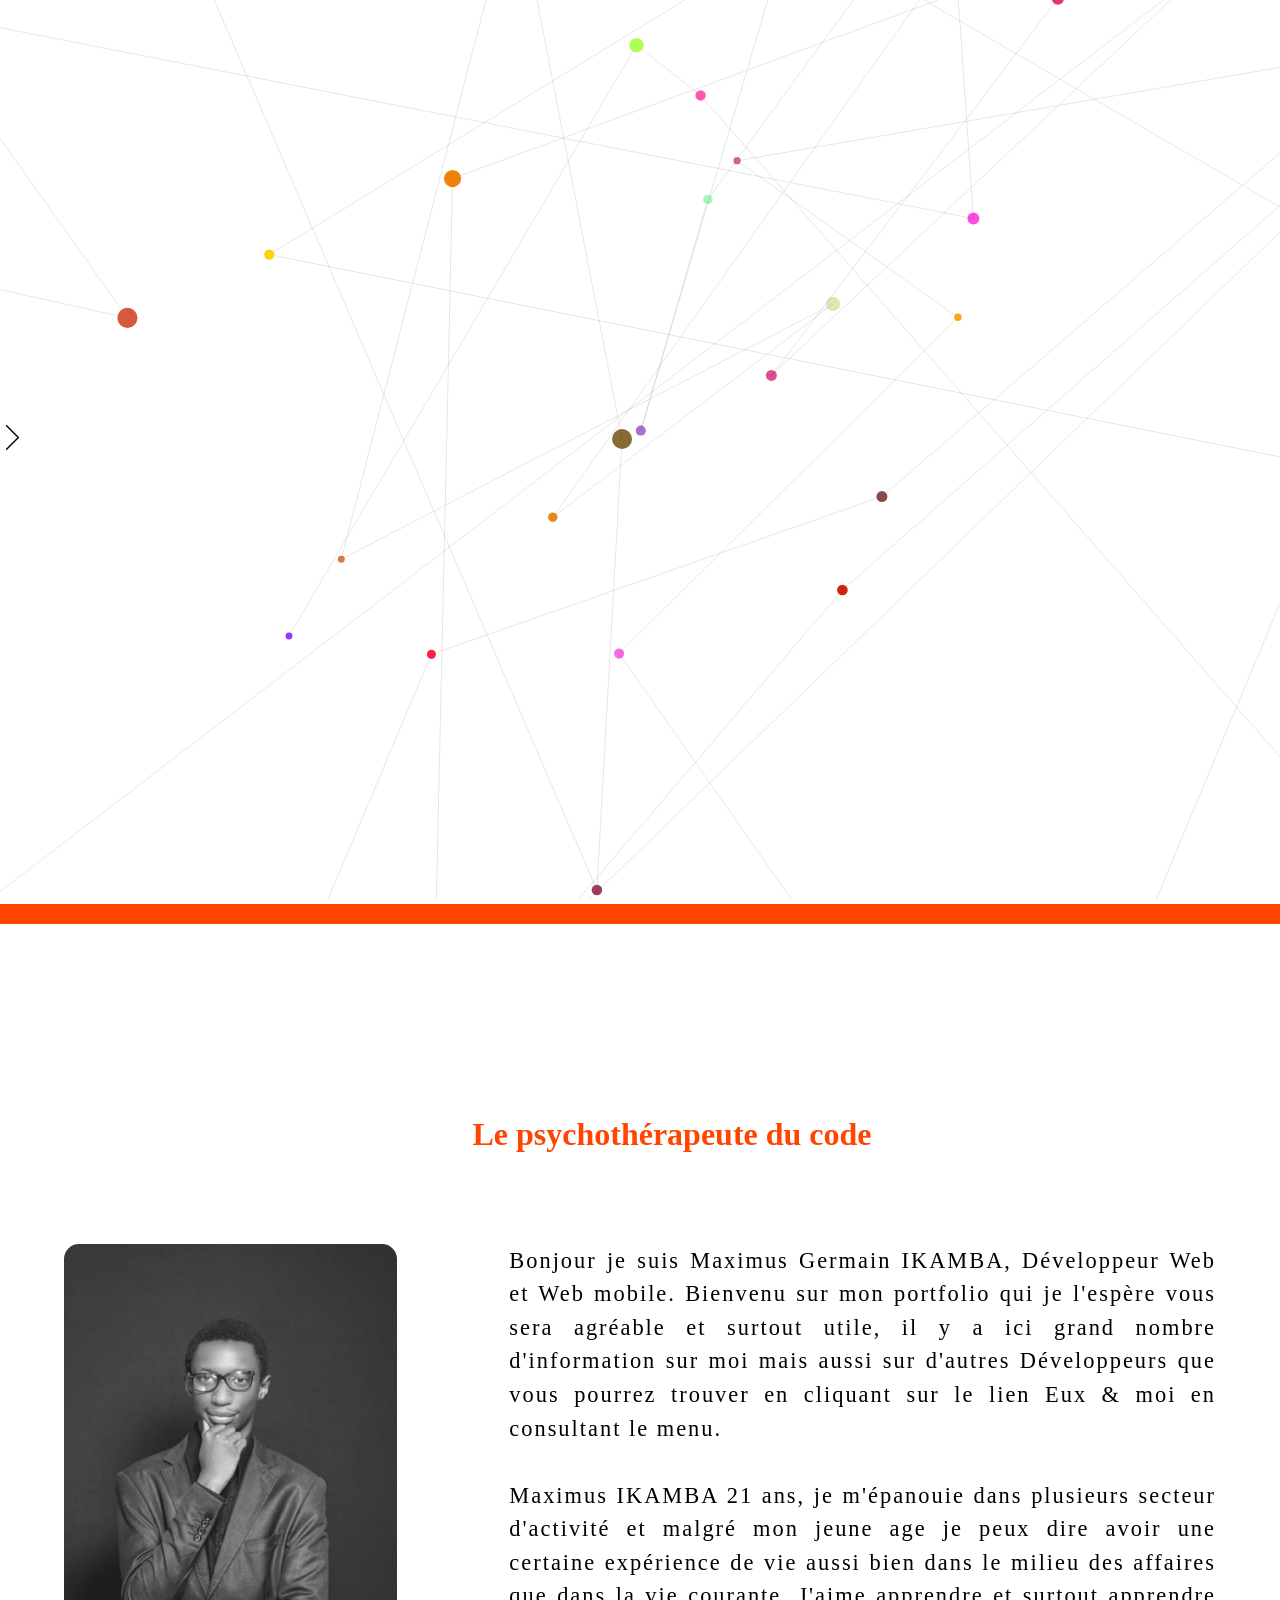
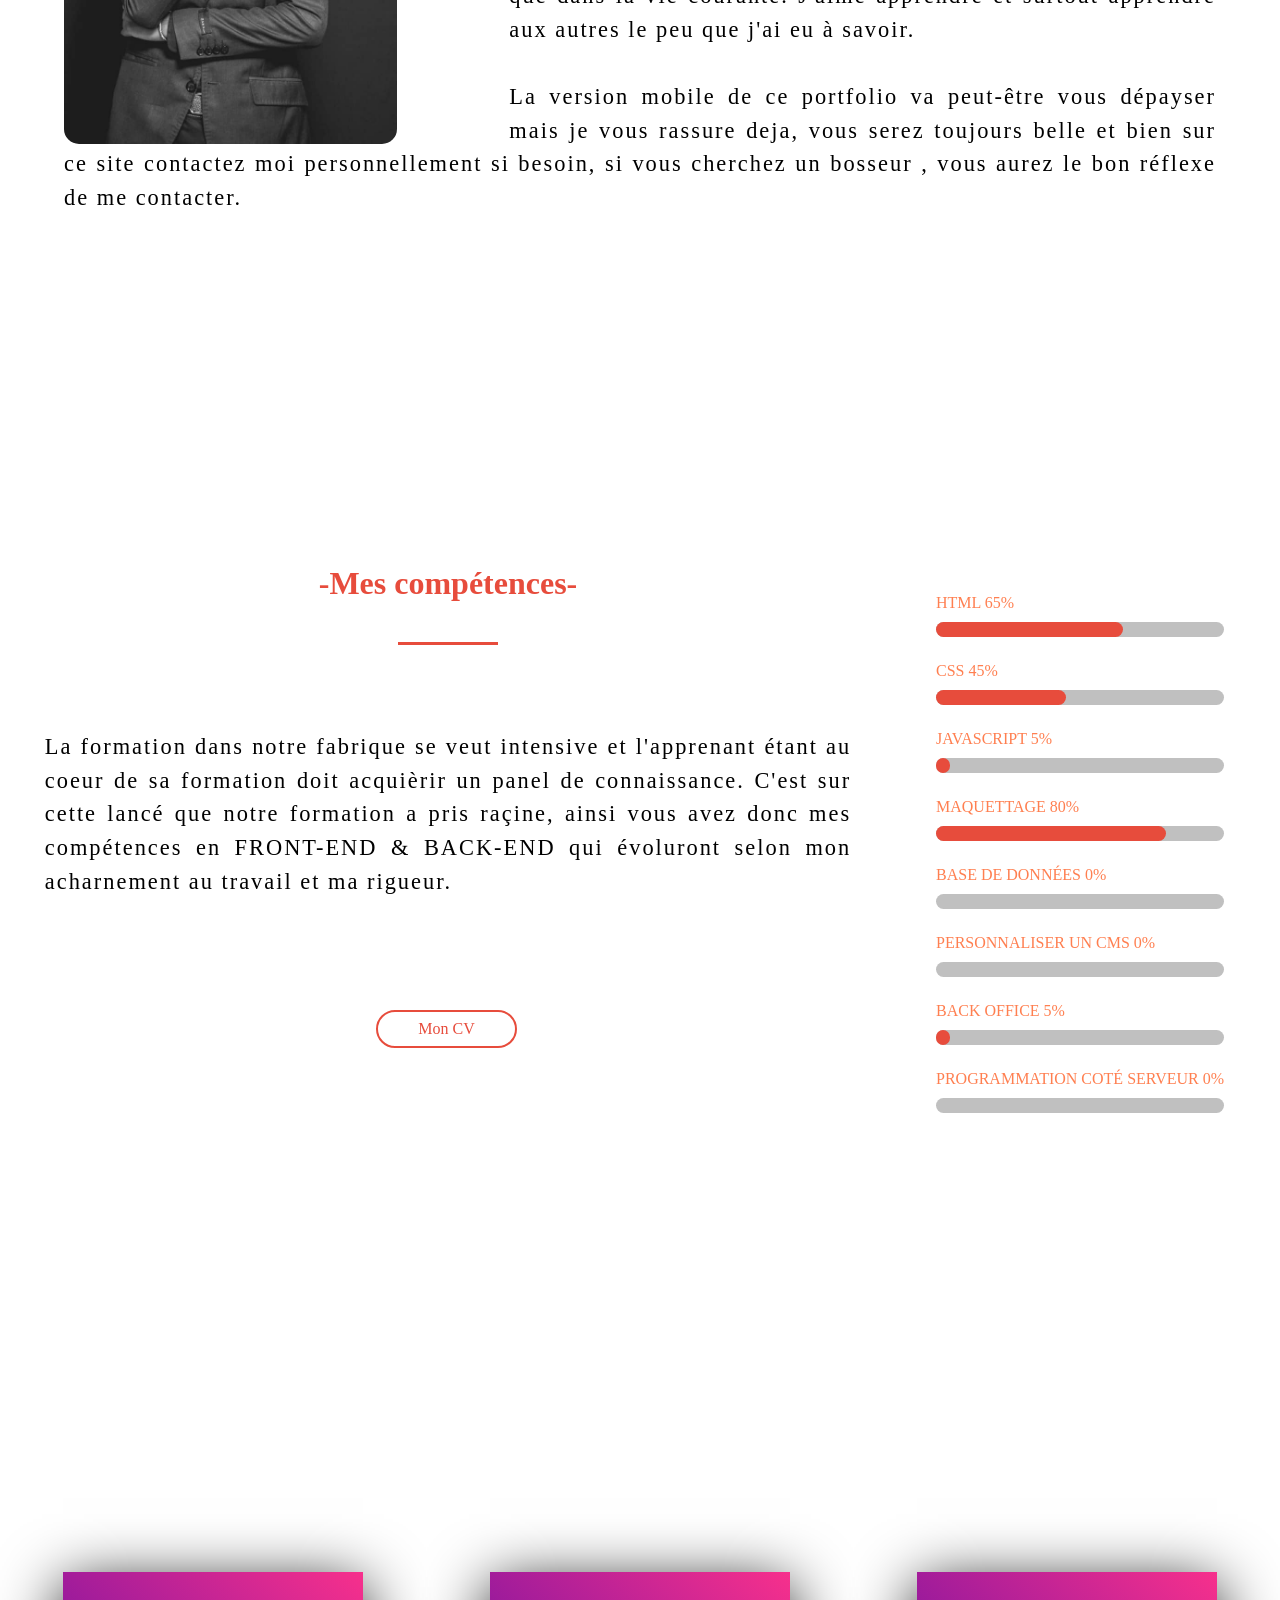
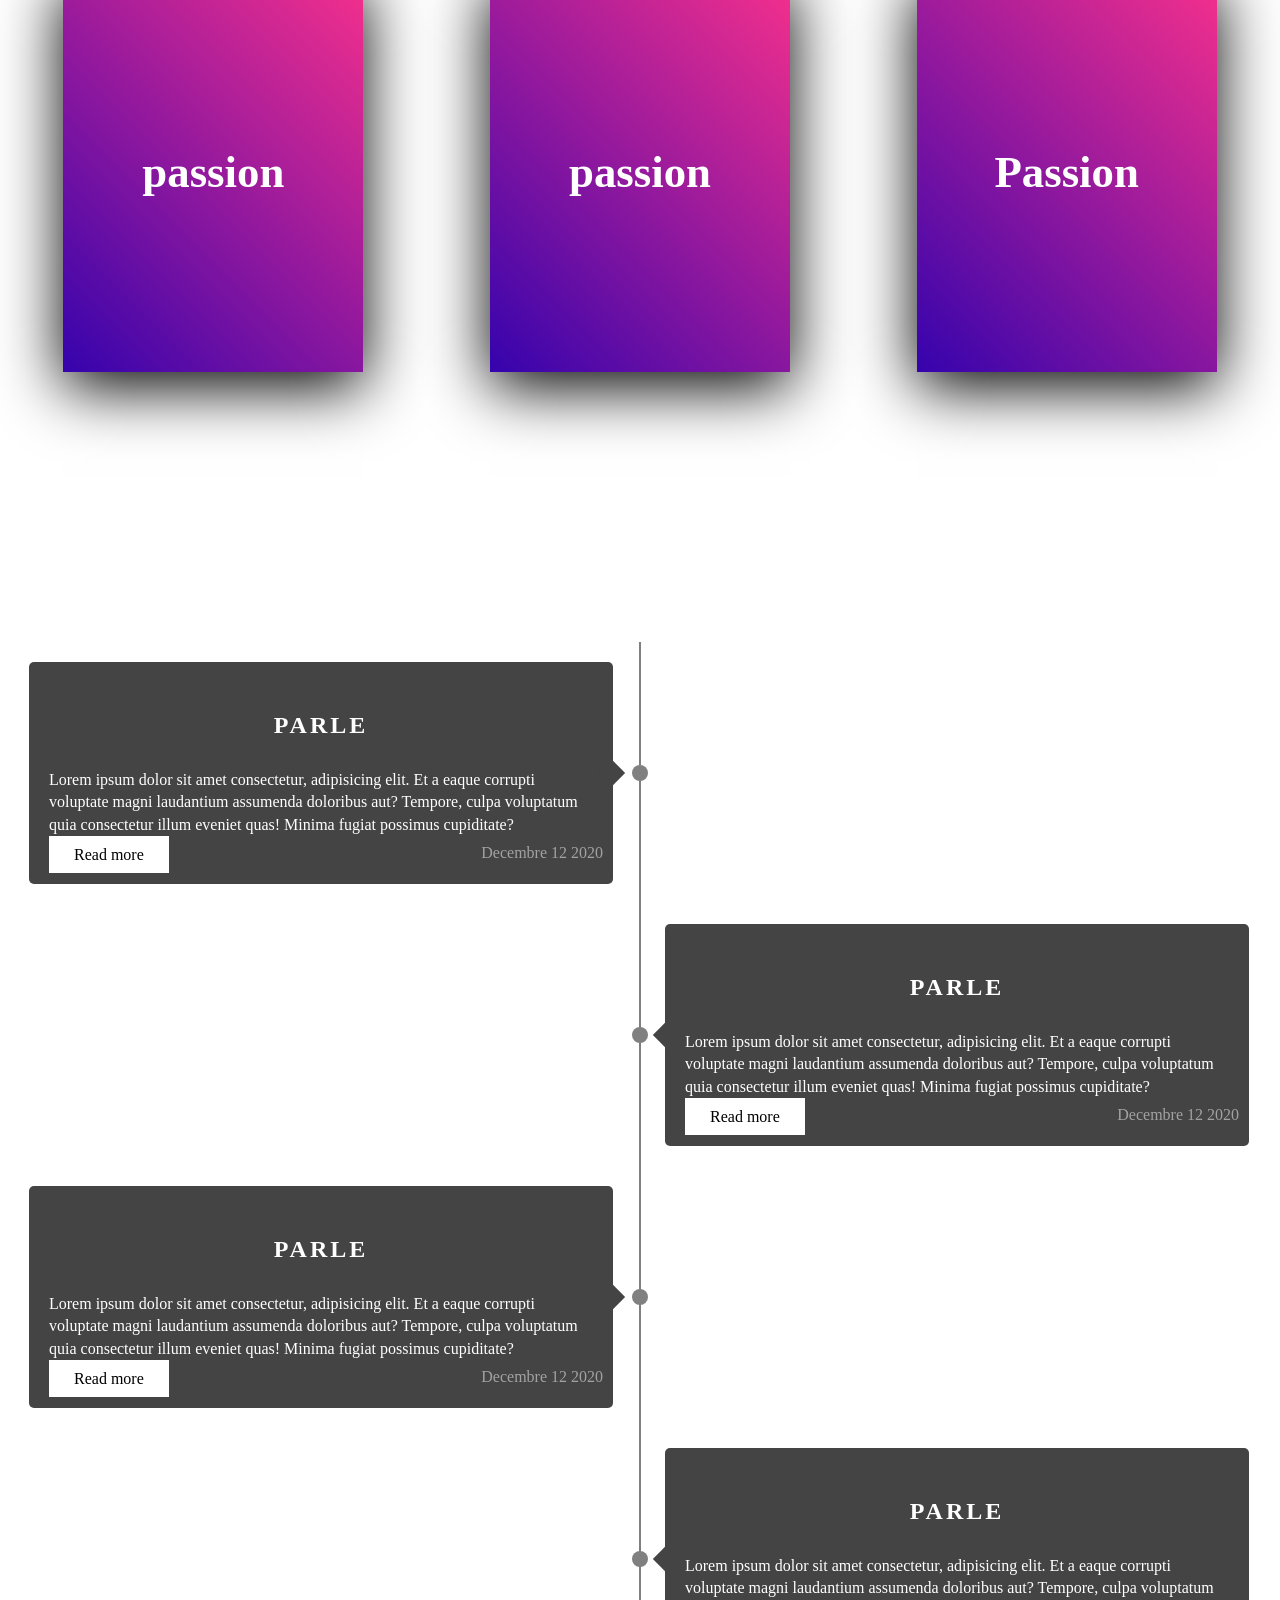
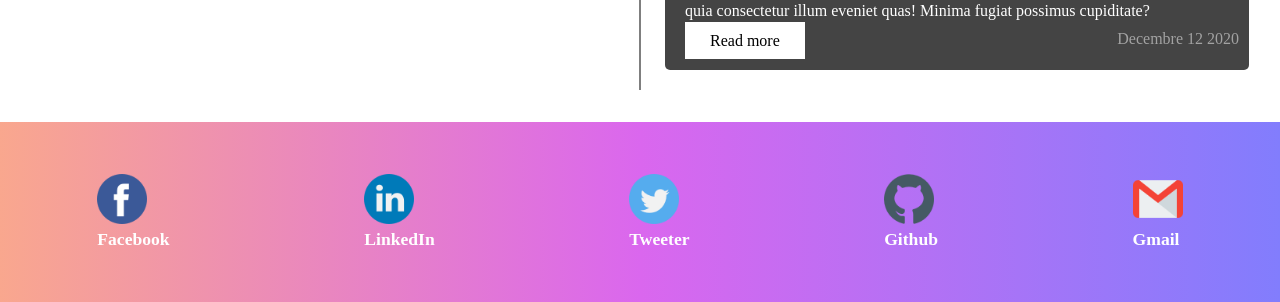
<file: index.html>
<!DOCTYPE html>
<html lang="fr">
<head>
    <meta charset="UTF-8">
    <meta name="viewport" content="width=device-width, initial-scale=1.0">
    <meta name="author" content="Maximus IKAMBA">
    <meta property="og:title" content="M'station" />
    <!-- <meta property="og:url" content="https://mendoc.github.io/livecoding" /> -->
    <meta property="og:description" content="Mon portofolio" />
    <link rel="stylesheet" href="./asset/css/style.css">
    <link rel="stylesheet" href="./asset/css/media.css">
    <link rel="stylesheet" href="./asset/css/menu.css">
    <link rel="shortcut icon" href="./asset/img/mlogo.png" type="image/x-icon">
    <!-- <link href="https://unpkg.com/aos@2.3.1/dist/aos.css" rel="stylesheet"> -->
    <title>Maxifolio</title>
</head>

<body onclick="closeMenu()">
    <main>
    
    <header id="container">
        
        
    </header>
    
    <nav>
        <div id="sideMenu" class="sideMenu">
            <ul>
                <li> <a href="index.html" class="lien">Accueil</a></li>
                <li> <a href="#apropos" >à propos</a> </li>
                <li> <a href="#passion" >Compétence</a> </li>
                <li> <a href="#passion" >Passions</a> </li>
                <li> <a href="#parcours" >Parcours</a> </li>
                <li> <a href="travaux.html">Travaux</a> </li>
                <li> <a href="" >Eux & moi</a> </li>
                <li> <a href="#contact" >Contact</a> </li>
            </ul>
        </div>
        <img src="./asset/img/next.svg"  alt="fleche menu" 
        class="fleche" id="sortieFleche" onclick="openMenu()" onmouseover="openMenu()">
    </nav>



    <div class="deco"></div>
        <!-- *************************************************************************à propos********************************************************* -->

        <article id="">
        <h1 class="titre1">Le psychothérapeute du code</h1>
        <p class="para1" data-aos="fade-up-right"> <img src="./asset/img/profil.jpg" alt="profil-image" class="profil-image">
            Bonjour je suis Maximus Germain IKAMBA, Développeur Web et Web mobile. Bienvenu sur mon portfolio qui je l'espère vous sera agréable et 
            surtout utile, il y a ici grand nombre d'information sur moi mais aussi sur d'autres Développeurs que vous pourrez trouver en cliquant sur
             le lien Eux & moi en consultant le menu.<br> <br>

            Maximus IKAMBA 21 ans, je m'épanouie dans plusieurs secteur d'activité et malgré mon jeune age je peux dire avoir une certaine expérience de vie aussi 
            bien dans le milieu des affaires que dans la vie courante. J'aime apprendre et surtout apprendre aux autres le peu que j'ai eu à savoir.<br> <br>

            La version mobile de ce portfolio va peut-être vous dépayser mais je vous rassure deja, vous serez toujours belle et 
            bien sur ce site contactez moi personnellement si besoin, si vous cherchez un bosseur , vous aurez le bon réflexe de me contacter.
             
        </p> 
        
    </article>


            <!-- *************************************************************************competent********************************************************* -->


     <div class="Competence" id="competence">

            <div class="formation-read">

                <h1 id="comp">-Mes compétences-</h1>
                <div class="border"></div>


                <p class="para1"> La formation dans notre fabrique se veut intensive et l'apprenant étant au coeur de sa formation doit acquièrir un panel de connaissance. C'est sur cette lancé que notre formation a pris raçine, ainsi vous avez donc mes compétences en
                    FRONT-END & BACK-END qui évoluront selon mon acharnement au travail et ma rigueur.

                </p>
                <a href="#" id="cv">Mon CV</a>
            </div>

            <div class="bar-progression">
                <ul>
                    <li class="bar" id="html">HTML 65%</li>
                    <li class="bar" id="css">CSS 45%</li>
                    <li class="bar" id="js">Javascript 5%</li>
                    <li class="bar" id="mkt">Maquettage 80%</li>
                    <li class="bar" id="base-donne">Base de données 0%</li>
                    <li class="bar" id="perso-cms">personnaliser un CMS 0%</li>
                    <li class="bar" id="back-off">Back Office 5%</li>
                    <li class="bar" id="pro-serveur">Programmation coté serveur 0%</li>
                </ul>
            </div>
        </div>


<!-- *************************************************************************Passion********************************************************* -->

    
                <div class="passion" id="passion">
                    <div class="contenaire">
                        <div class="card">
                            <div class="face face1">
                                <div class="contenu">
                                    <h2 class="titire-passion">Le Basket-ball</h2>
                                    <p id="para1">Plus qu'une passion, un mode de vie. Le basket a grandis en moi ce côté guérrier qui aime relever de nouveaux défit, j'y joue moi même et je me sens plus alaise au poste d'ailier fort
                                    </p>
        
                                </div>
                            </div>
                            <div class="face face2">
                                <h2 class="titre-card">passion</h2>
                            </div>
        
        
        
                        </div>
        
                    </div>
        
                    <div class="contenaire">
                        <div class="card" id="card3">
                            <div class="face face1">
                                <div class="contenu">
                                    <h2 class="titire-passion">L'éveil de l'esprit</h2>
                                    <p id="para2">La vie ne nous fait pas de cadeau à ce que l'on dit, pas faux mais ce qui vous démarquera des autres est sans aucun doute votre élévation psychique. Je l'ai appris à mes dépends et aujourd'hui cela me permet de venir en aide
                                        aux autre ce qui constitue une passion.
        
        
                                    </p>
        
                                </div>
                            </div>
                            <div class="face face2">
                                <h2 class="titre-card">passion</h2>
                            </div>
        
        
        
                        </div>
        
                    </div>
        
        
                    <div class="contenaire">
                        <div class="card" id="card2">
                            <div class="face face1">
                                <div class="contenu">
                                    <h2 class="titire-passion">La cuisine</h2>
                                    <p id="para3">Un élément dans lequel je me sens totalement alaise, une forme d'expression de l'art que j'expériment et qui m'a offert une certaine expérience dans le gestion de mon environnement de travail. OUI j'aime cuisiner...
                                    </p>
        
                                </div>
                            </div>
                            <div class="face face2">
                                <h2 class="titre-card">Passion</h2>
                            </div>
        
        
        
                        </div>
        
                    </div>
        
            </div>

            <!-- *************************************************************************parcours********************************************************* -->
    
    

    <div class="bodyline" id="parcours">
        <div class="timeline">
            <div class="content">
                <h2>parle</h2>
                <p>
                    Lorem ipsum dolor sit amet consectetur, adipisicing elit. Et a eaque corrupti voluptate magni laudantium assumenda doloribus aut? 
                    Tempore, culpa voluptatum quia consectetur illum eveniet quas! Minima fugiat possimus cupiditate?
                </p>
                <a href="index.html">Read more</a>
                <p class="time"> Decembre 12 2020</p>
            </div>
    
            <div class="content">
                <h2>parle</h2>
                <p>
                    Lorem ipsum dolor sit amet consectetur, adipisicing elit. Et a eaque corrupti voluptate magni laudantium assumenda doloribus aut? 
                    Tempore, culpa voluptatum quia consectetur illum eveniet quas! Minima fugiat possimus cupiditate?
                </p>
                <a href="index.html">Read more</a>
                <p class="time"> Decembre 12 2020</p>
            </div>
    
            <div class="content">
                <h2>parle</h2>
                <p>
                    Lorem ipsum dolor sit amet consectetur, adipisicing elit. Et a eaque corrupti voluptate magni laudantium assumenda doloribus aut? 
                    Tempore, culpa voluptatum quia consectetur illum eveniet quas! Minima fugiat possimus cupiditate?
                </p>
                <a href="index.html">Read more</a>
                <p class="time"> Decembre 12 2020</p>
            </div>
    
            <div class="content">
                <h2>parle</h2>
                <p>
                    Lorem ipsum dolor sit amet consectetur, adipisicing elit. Et a eaque corrupti voluptate magni laudantium assumenda doloribus aut? 
                    Tempore, culpa voluptatum quia consectetur illum eveniet quas! Minima fugiat possimus cupiditate?
                </p>
                <a href="index.html">Read more</a>
                <p class="time"> Decembre 12 2020</p>
            </div>
    
    </div>
</div>


            <!-- *************************************************************************contact********************************************************* -->

    <footer id="contact
    ">
        <div class="footer">
            <a href="https://www.facebook.com/germain.ikamba" id="fbk" target="_Blank"><img src="./asset/img/facebook.png" alt="icone" height="50px" class="icone"><br> Facebook</a>
        </div>

        <div class="footer">
            <a href="https://www.linkedin.com/in/maximus-germain-ikamba-69520a1a3/" id="likedin" target="_BLANK"> <img src="./asset/img/linkedin.png" alt="icone" height="50px" class="icone"><br> LinkedIn</a>
        </div>

        <div class="footer">
            <a href="https://twitter.com/IkambaMaxime" id="tweet" target="_BLANK"><img src="./asset/img/twitter.png" alt="icone" height="50px" class="icone"> <br>Tweeter</a>
        </div>

        <div class="footer">
            <a href="https://github.com/ikamba01" id="github" target="_BLANK"><img src="./asset/img/github.png" alt="icone" height="50px" class="icone"> <br> Github</a>
        </div>

        <div class="footer">
            <a href="https://mail.google.com/mail/u/0/#inbox" id="gmail" target="_BLANK"><img src="./asset/img/google-plus.png" alt="icone" height="50px" class="icone"> <br> Gmail</a>
        </div>

    </footer>

</main>


    <script src="./asset/js/menu.js"></script>
    <script type="text/javascript" src="./asset/js/three.js"></script>
    <script type="text/javascript" src="./asset/js/app.js"></script>
</body>
</html>
</file>
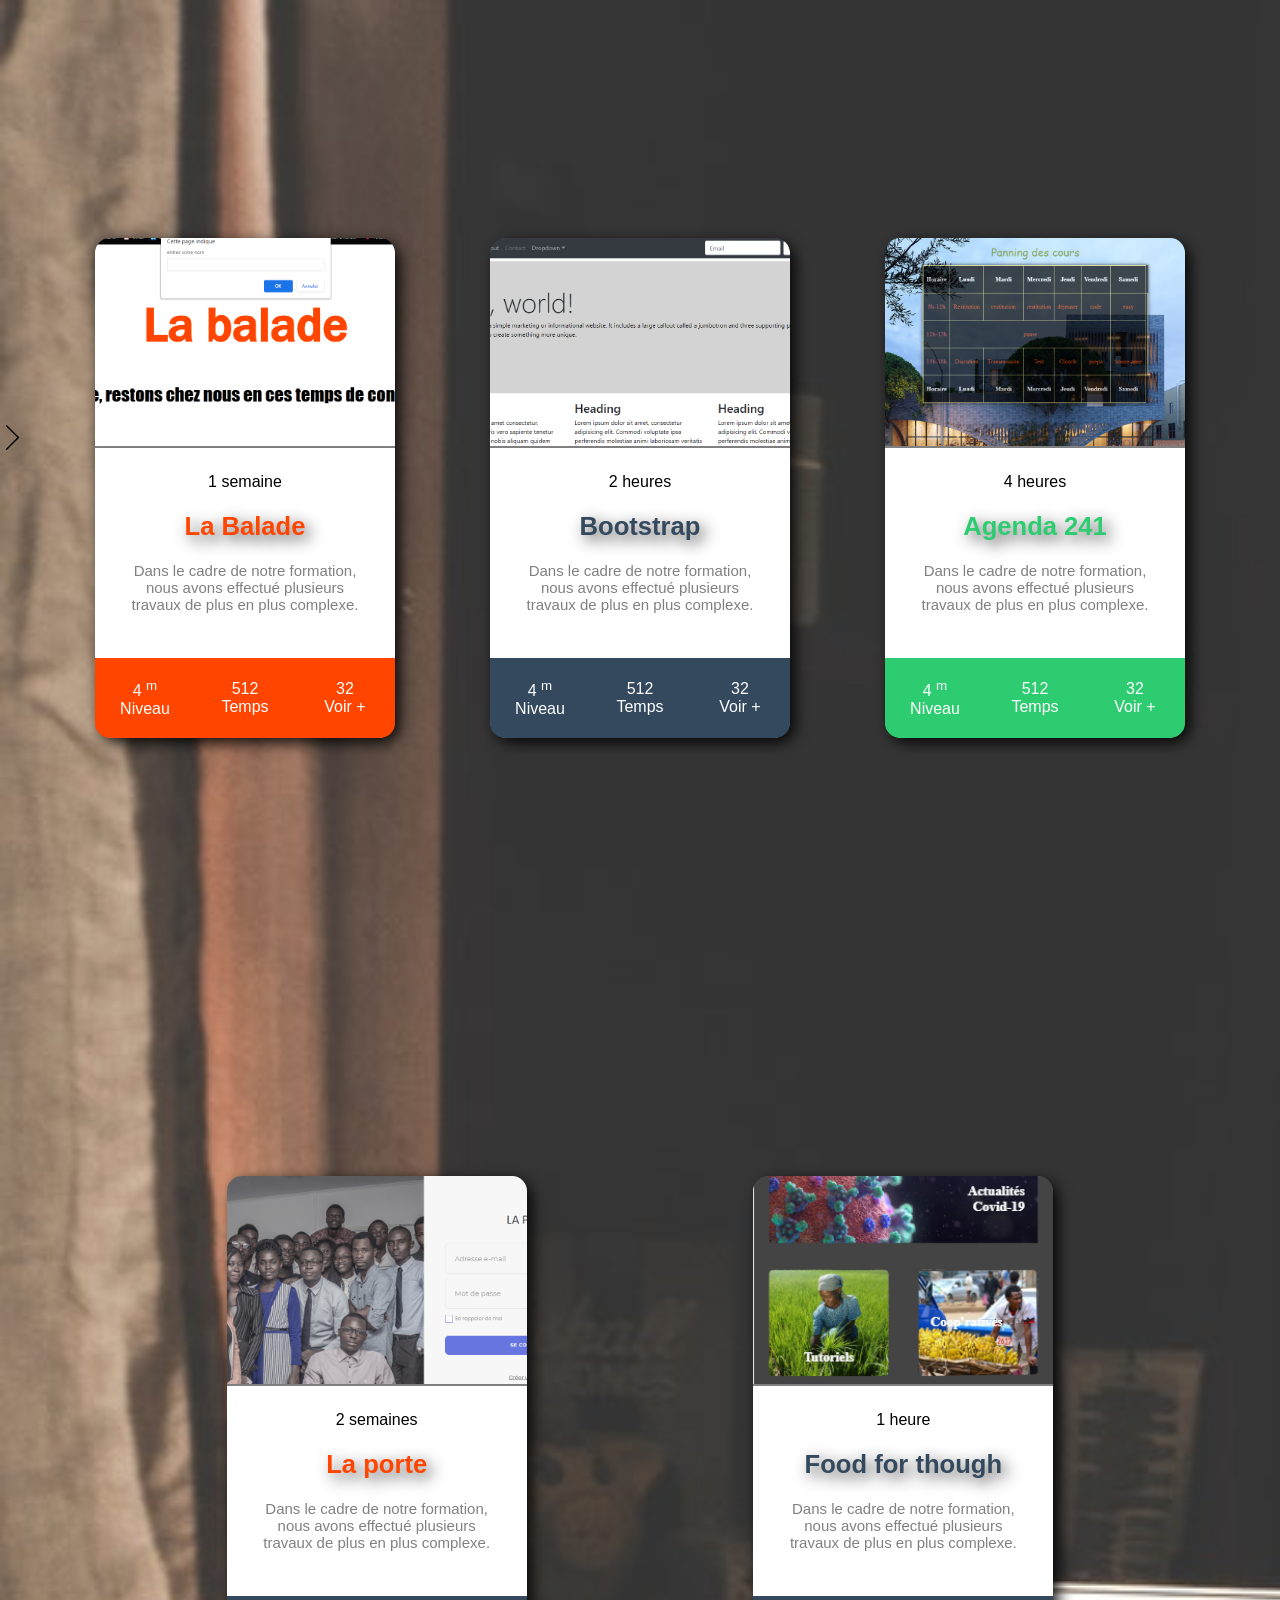
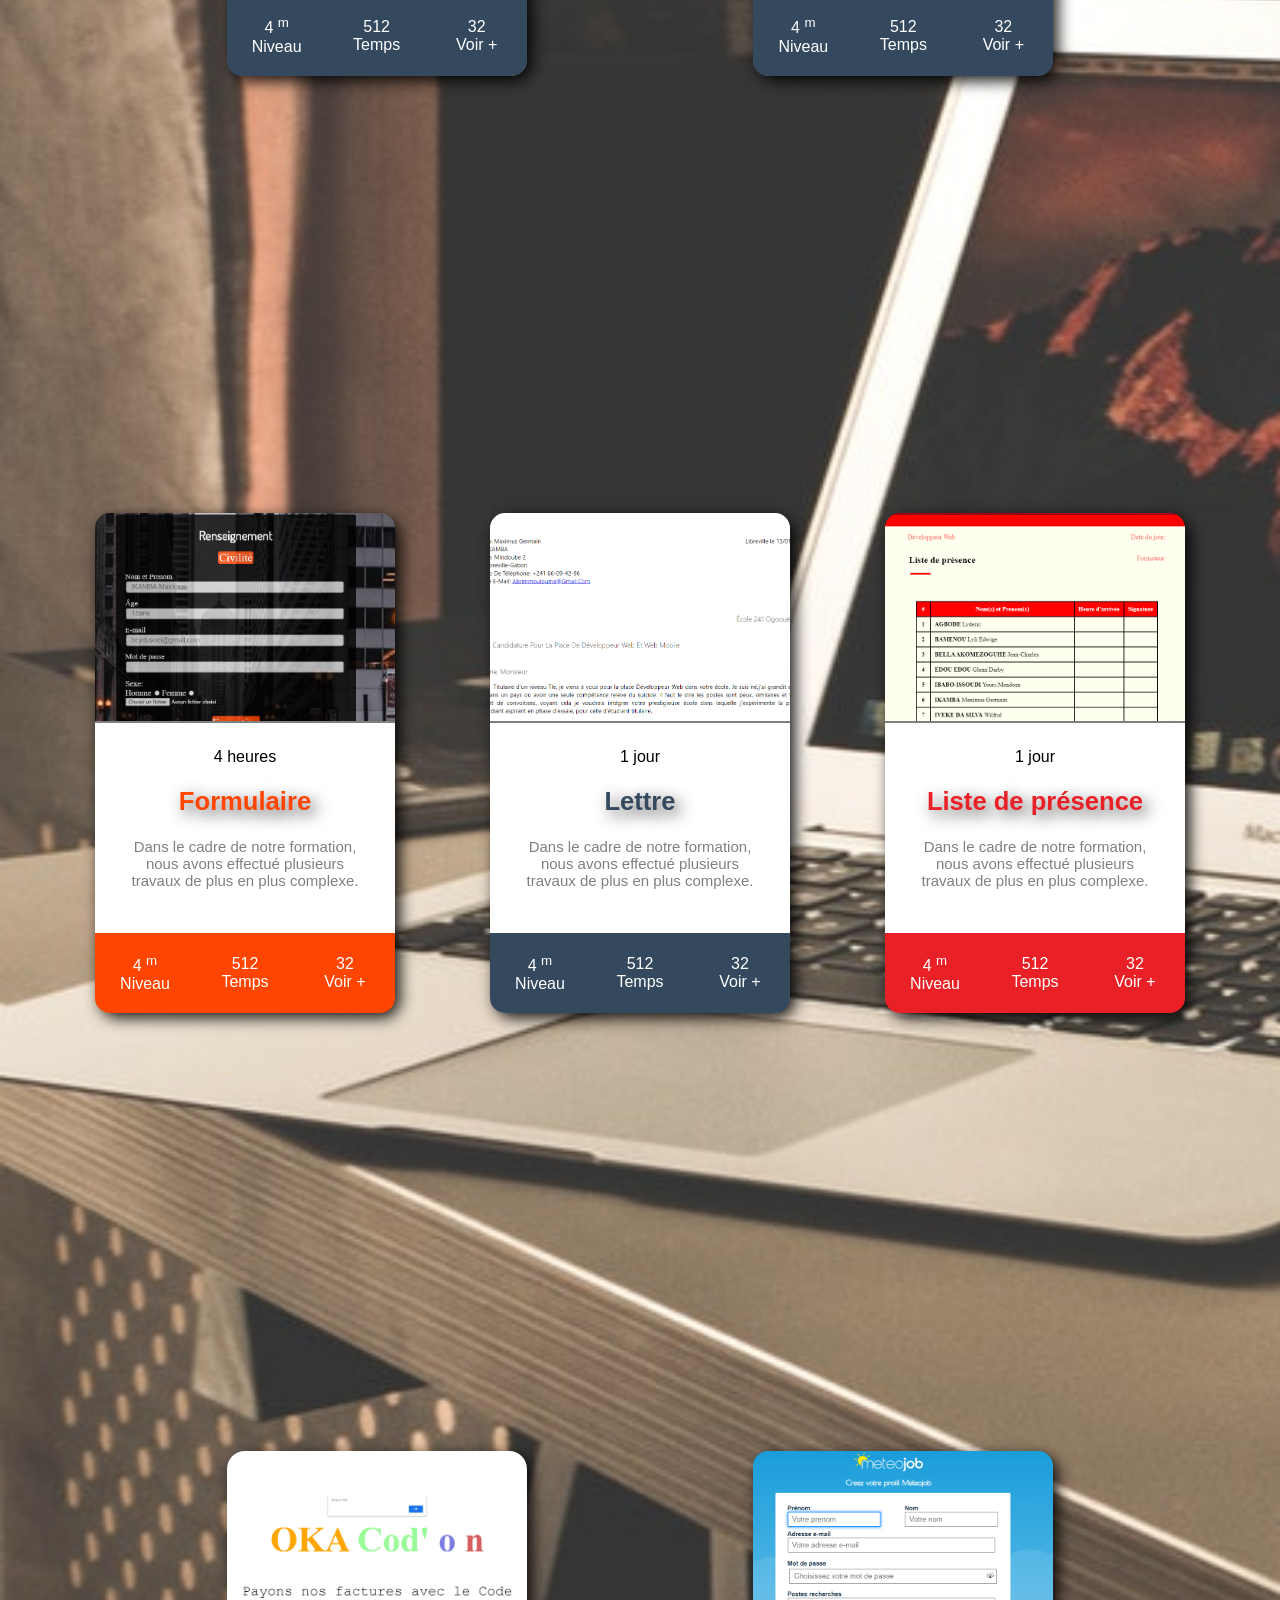
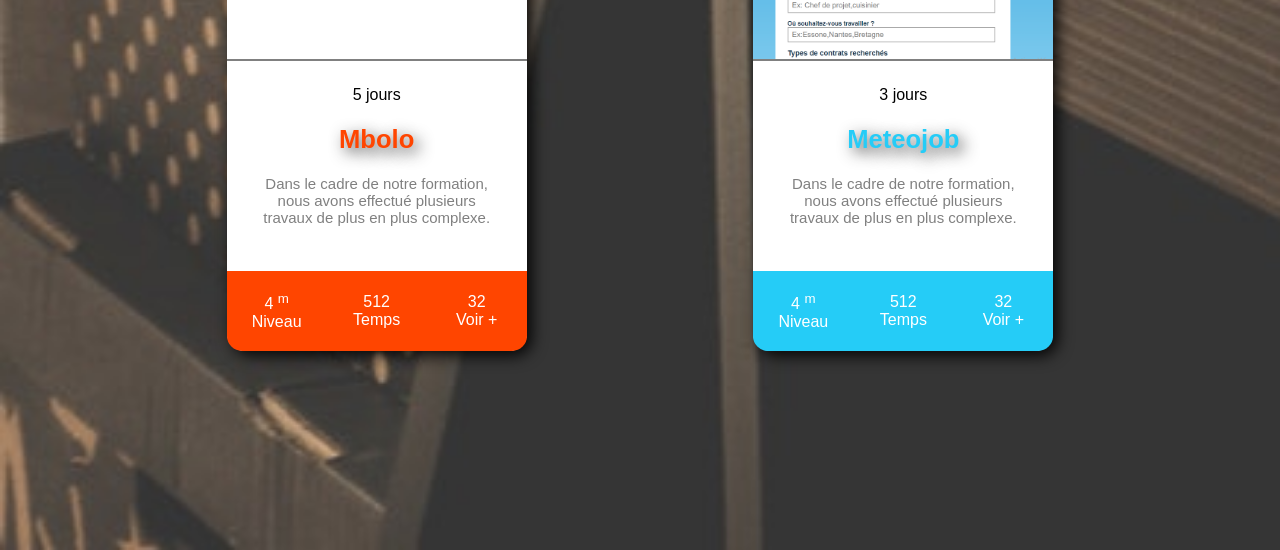
<file: travaux.html>
<!DOCTYPE html>
<html lang="fr">
<head>
    <meta charset="UTF-8">
    <meta name="viewport" content="width=device-width, initial-scale=1.0">
    <meta name="author" content="Maximus IKAMBA">
    <meta property="og:title" content="M'station" />
    <!-- <meta property="og:url" content="https://mendoc.github.io/livecoding" /> -->
    <meta property="og:description" content="Mon portofolio" />
    <link rel="stylesheet" href="./asset/css/media.css">
    <link rel="stylesheet" href="./asset/css/travaux.css">
    <link rel="shortcut icon" href="./asset/img/mlogo.png" type="image/x-icon">
    <title>Travaux</title>

<body>


    <!-- <img src="./asset/img/next.svg"  alt="fleche menu" 
        class="fleche" id="sortieFleche" onmouseover="openMenu()"> -->
        <main>
            <a href=""> <img src="./asset/img/next.svg"  alt="fleche menu"  class="fleche"> </a>
            
    <div class="parent">
        <div class="card">
            <div class="card-image-un img-c-un"></div>
            <div class="card-text">
                <span class="date-un">1 semaine</span>
                <h2 class="color-orange">La Balade</h2>
                <p>Dans le cadre de notre formation, nous avons effectué plusieurs travaux de plus en plus complexe.</p>
            </div>

            <div class="card-stats-un back-orange">
                <div class="stat border-un">
                    <div class="value ">4 <sup>m</sup></div>
                    <div class="type">Niveau</div>
                </div>
                <div class="stat border">
                    <div class="value">512</div>
                    <div class="type">Temps</div>
                </div>
                <div class="stat border-trois">
                    <div class="value ">32</div>
                    <div class="type"><a href=""> Voir +</a> </div>
                </div>
            </div>
        </div>

    <div class="card">
            <div class="card-image-un img-c-deux"></div>
            <div class="card-text">
                <span class="date-un">2 heures</span>
                <h2 class="color-grey">Bootstrap</h2>
                <p>Dans le cadre de notre formation, nous avons effectué plusieurs travaux de plus en plus complexe.</p>
            </div>

            <div class="card-stats-un back-grey">
                <div class="stat border-un">
                    <div class="value ">4 <sup>m</sup></div>
                    <div class="type">Niveau</div>
                </div>
                <div class="stat border">
                    <div class="value">512</div>
                    <div class="type">Temps</div>
                </div>
                <div class="stat border-trois">
                    <div class="value ">32</div>
                    <div class="type"><a href=""> Voir +</a></div>
                </div>
            </div>
        </div>

        <div class="card">
            <div class="card-image-un img-c-trois"></div>
            <div class="card-text">
                <span class="date-un">4 heures</span>
                <h2 class="color-vert">Agenda 241</h2>
                <p>Dans le cadre de notre formation, nous avons effectué plusieurs travaux de plus en plus complexe.</p>
            </div>

            <div class="card-stats-un back-vert">
                <div class="stat border-un">
                    <div class="value ">4 <sup>m</sup></div>
                    <div class="type">Niveau</div>
                </div>
                <div class="stat border">
                    <div class="value">512</div>
                    <div class="type">Temps</div>
                </div>
                <div class="stat border-trois">
                    <div class="value ">32</div>
                    <div class="type"><a href=""> Voir +</a></div>
                </div>
            </div>
        </div>
    </div>

    <!-- ***************************2eme ranger**************************** -->
         
    <div class="parent">
        <div class="card">
            <div class="card-image-un img-c-quatre"></div>
            <div class="card-text">
                <span class="date-un">2 semaines</span>
                <h2 class="color-orange">La porte</h2>
                <p>Dans le cadre de notre formation, nous avons effectué plusieurs travaux de plus en plus complexe.</p>
            </div>

            <div class="card-stats-un  back-grey">
                <div class="stat border-un ">
                    <div class="value ">4 <sup>m</sup></div>
                    <div class="type">Niveau</div>
                </div>
                <div class="stat border">
                    <div class="value">512</div>
                    <div class="type">Temps</div>
                </div>
                <div class="stat border-trois">
                    <div class="value ">32</div>
                    <div class="type"><a href=""> Voir +</a></div>
                </div>
            </div>
        </div>


        <div class="card">
            <div class="card-image-un img-c-cinq"></div>
            <div class="card-text">
                <span class="date-un">1 heure</span>
                <h2 class="color-grey">Food for though</h2>
                <p>Dans le cadre de notre formation, nous avons effectué plusieurs travaux de plus en plus complexe.</p>
            </div>
            <div class="card-stats-un back-grey">
                <div class="stat border-un">
                    <div class="value ">4 <sup>m</sup></div>
                    <div class="type">Niveau</div>
                </div>
                <div class="stat border">
                    <div class="value">512</div>
                    <div class="type">Temps</div>
                </div>
                <div class="stat border-trois">
                    <div class="value ">32</div>
                    <div class="type"><a href=""> Voir +</a></div>
                </div>
            </div>
        </div>
    </div>
<!-- **********************************************3eme rang************************************ -->
    <div class="parent">
        <div class="card">
            <div class="card-image-un img-c-six"></div>
            <div class="card-text">
                <span class="date-un">4 heures</span>
                <h2 class="color-orange">Formulaire</h2>
                <p>Dans le cadre de notre formation, nous avons effectué plusieurs travaux de plus en plus complexe.</p>
            </div>

            <div class="card-stats-un back-orange">
                <div class="stat border-un">
                    <div class="value ">4 <sup>m</sup></div>
                    <div class="type">Niveau</div>
                </div>
                <div class="stat border">
                    <div class="value">512</div>
                    <div class="type">Temps</div>
                </div>
                <div class="stat border-trois">
                    <div class="value ">32</div>
                    <div class="type"><a href=""> Voir +</a></div>
                </div>
            </div>
        </div>

    <div class="card">
            <div class="card-image-un img-c-sept"></div>
            <div class="card-text">
                <span class="date-un">1 jour</span>
                <h2 class="color-grey">Lettre</h2>
                <p>Dans le cadre de notre formation, nous avons effectué plusieurs travaux de plus en plus complexe.</p>
            </div>
            <div class="card-stats-un back-grey">
                <div class="stat border-un">
                    <div class="value ">4 <sup>m</sup></div>
                    <div class="type">Niveau</div>
                </div>
                <div class="stat border">
                    <div class="value">512</div>
                    <div class="type">Temps</div>
                </div>
                <div class="stat border-trois">
                    <div class="value ">32</div>
                    <div class="type"><a href=""> Voir +</a></div>
                </div>
            </div>
        </div>

        <div class="card">
            <div class="card-image-un img-c-huit"></div>
            <div class="card-text">
                <span class="date-un">1 jour</span>
                <h2 class="color-red">Liste de présence</h2>
                <p>Dans le cadre de notre formation, nous avons effectué plusieurs travaux de plus en plus complexe.</p>
            </div>

            <div class="card-stats-un back-red">
                <div class="stat border-un">
                    <div class="value ">4 <sup>m</sup></div>
                    <div class="type">Niveau</div>
                </div>
                <div class="stat border">
                    <div class="value">512</div>
                    <div class="type">Temps</div>
                </div>
                <div class="stat border-trois">
                    <div class="value ">32</div>
                    <div class="type"><a href=""> Voir +</a></div>
                </div>
            </div>
        </div>
    </div>


    <div class="parent">
        <div class="card">
            <div class="card-image-un img-c-neuf"></div>
            <div class="card-text">
                <span class="date-un">5 jours</span>
                <h2 class="color-orange">Mbolo</h2>
                <p>Dans le cadre de notre formation, nous avons effectué plusieurs travaux de plus en plus complexe.</p>
            </div>
            <div class="card-stats-un back-orange">
                <div class="stat border-un">
                    <div class="value ">4 <sup>m</sup></div>
                    <div class="type">Niveau</div>
                </div>
                <div class="stat border">
                    <div class="value">512</div>
                    <div class="type">Temps</div>
                </div>
                <div class="stat border-trois">
                    <div class="value ">32</div>
                    <div class="type"><a href=""> Voir +</a></div>
                </div>
            </div>
        </div>
    

        <div class="card">
            <div class="card-image-un img-c-dix"></div>
            <div class="card-text">
                <span class="date-un">3 jours</span>
                <h2 class="color-bleu">Meteojob</h2>
                <p>Dans le cadre de notre formation, nous avons effectué plusieurs travaux de plus en plus complexe.</p>
            </div>
            <div class="card-stats-un back-bleu">
                <div class="stat border-un">
                    <div class="value ">4 <sup>m</sup></div>
                    <div class="type">Niveau</div>
                </div>
                <div class="stat border">
                    <div class="value">512</div>
                    <div class="type">Temps</div>
                </div>
                <div class="stat border-trois">
                    <div class="value ">32</div>
                    <div class="type"><a href="https://ikamba01.github.io/forms/"> Voir +</a></div>
                </div>
            </div>
        </div>
    </div>


        </main>

        

    



    <script src="./asset/js/menu.js">

    </script>

</body>
</html>
</file>
<file: asset/css/style.css>
body{
    margin: 0;
    padding: 0;

}

.deco{
    width: 100%;
    height: 20px;
    background-color: orangered;
}

/* ***************************************slider en bas et menu en haut*************************************** */
.slider{
    background-color: black;
    width: 100%;
    height: 100%;
    overflow: hidden;
    display: flex;
}
.image-slide{
    width: 100%;
    height: 100%;
    animation: glisse 10s infinite;
    
    
}
@keyframes glisse {
    0%{
        transform: translateX(0);
        opacity: 1;
    }
    50%{
        transform: translateX(-100%);
    }
    99%{
        transform: translateX(-100%);
    }
    100%{
        transform: translateX(0);
    }
    
}
/* ********************************************************Menu & Header*************************************************** */
/* ********************************************************a propos     *************************************************** */
article{
    width: 100%;
    margin-top: 15%;
    height: 100vh;

}
.titre1{
    text-align: center;
    color: orangered;
    font-size: 2em;
    margin-left: 5%;

}
.para1{
    text-align: justify;
    padding: 5%;
    letter-spacing: 2px;
    line-height: 1.5em;
    font-size: 1.4em;
}
.profil-image{
    height: 500px;
    border-radius: 15px;
    margin-right: 5em;
    cursor: pointer;
    float: left;
    transition: 0.5s ease;
}
.profil-image:hover{
    transform: scale(1.1);
    cursor: pointer;
}

/* ***************************************Passion en bas************************************************ */
.passion{
    display: flex;
    justify-content: space-around;
    margin-top: 8em;
    margin-bottom: 30vh;
}
.contenaire {
    width: 1200px;
    display: flex;
    justify-content: space-evenly;
}
.contenu:hover{
    background: #444;
    opacity: 0.9;
    color: crimson;
    height: 100%;
    padding: 8%;
}
.contenaire .card {
    position: relative;
    width: 300px;
    height: 400px;
    margin: 0 auto;
    background-image: url(../img/pg.jpg);
    background-repeat: no-repeat;
    background-size: cover;
    box-shadow: 0 15px 60px rgba(0, 0, 0.5);
    cursor: pointer;
}
.contenaire .card .face.face1 {
    box-sizing: border-box;
    padding: 20px;
}

.contenaire .card .face {
    position: absolute;
    bottom: 0;
    left: 0;
    width: 100%;
    height: 100%;
    display: flex;
    justify-content: center;
    align-items: center;
}
.contenaire .card:first-child .face.face2 {
    background: linear-gradient(45deg, #3503ad, #f7308c);
    transition: 2s;
}

.contenaire .card .face.face2 {
    background: #111;
    transition: 0.5s;
}
.contenaire .card .face {
    position: absolute;
    bottom: 0;
    left: 0;
    width: 100%;
    height: 100%;
    display: flex;
    justify-content: center;
    align-items: center;
}
.contenaire .card:hover .face.face2 {
    height: 60px;
}
.contenaire #card2 {
    background-image: url(../img/food.jpg);
    background-repeat: no-repeat;
    background-size: cover;
}

.contenaire #card3 {
    background-image: url(../img/brain.jpg);
    background-repeat: no-repeat;
    background-size: cover;
}
.titre-card{
    font-size: 2.8em;
    color: white;
    font-weight: 600;
}
#para1 {
    color: whitesmoke;
    font-size: 1em;
    font-weight: 700;
    font-family: 'Trade Winds', sans-serif;
}



#para2 {
    color: whitesmoke;
    font-size: 1em;
    font-weight: 700;
    font-family: 'Trade Winds', sans-serif;
}



#para3 {
    color: whitesmoke;
    font-size: 1em;
    font-weight: 700;
    font-family: 'Trade Winds', sans-serif;
}


.titire-passion{
    font-size: 1.8em;
    color: rgb(230, 39, 144);

}



/* ******************************competence en bas************************************************************ */
.Competence{
    display: flex;
    width: 100%;
    height: 100vh;
    margin-top: 10%;
}
.formation-read{
    width: 70%;
}
.border {
    width: 100px;
    height: 3px;
    background: #e74c3c;
    margin: 40px auto;
}

#comp {
    text-align: center;
    color: #e74c3c;
    font-family: 'Anton', ;
}



#cv {
    display: inline-block;
    color: #e74c3c;
    text-decoration: none;
    border: 2px solid #e74c3c;
    border-radius: 24px;
    padding: 8px 40px;
    transition: 0.8s linear;
    margin: 5% 0 0 42%;
}

#cv:hover {
    color: #fffc;
    background: #e74c3c;
    transform: translatey(-10px);
}


.bar {
    position: relative;
    list-style: none;
    font-weight: 500;
    text-transform: uppercase;
    margin: 50px 0;
    color: coral;
}

.bar:before {
    content: '';
    position: absolute;
    top: calc(100% + 10px);
    left: 0;
    width: 100%;
    height: 15px;
    background: #c0c0c0;
    border-radius: 100px;
}

.bar:after {
    content: '';
    position: absolute;
    top: calc(100% + 10px);
    left: 0;
    width: 100%;
    height: 15px;
    background: #e74c3c;
    border-radius: 100px;
    animation-duration: 1s;
    animation-timing-function: ease;
    animation-fill-mode: forwards;
}


.bar#html:after {
    animation-name: html;
}

@keyframes html {
    to {
        width: 65%;
    }
}

.bar#css:after {
    animation-name: css;
}

@keyframes css {
    to {
        width: 45%;
    }
}

.bar#js:after {
    animation-name: js;
}

@keyframes js {
    to {
        width: 5%;
    }
}

.bar#mkt:after {
    animation-name: mkt;
}

@keyframes mkt {
    to {
        width: 80%;
    }
       
}
.bar#base-donne:after {
    animation-name: base-donne;
}

@keyframes base-donne {
    to {
        width: 0%;
    }
}
.bar#perso-cms:after {
    animation-name: perso-cms;
}

@keyframes perso-cms {
    to {
        width: 0%;
    }
}
.bar#back-off:after {
    animation-name: back-off;
}

@keyframes back-off {
    to {
        width: 5%;
    }
}
.bar#pro-serveur:after {
    animation-name: pro-serveur;
}

@keyframes pro-serveur {
    to {
        width: 0%;
    }
}
.bar-progression:hover .bar {
    opacity: 20%;
}

.bar-progression .bar:hover {
    opacity: 1;
    transform: scale(1.1);
    transition: 1s;
    cursor: pointer;
}
/***************************************** Parcours en bas **********************************************/
.bodyline{
    min-height: 100vh;
    /* background: #001; */
    display: flex;
    justify-content: center;
    align-items: center;
    flex-direction: column;
    margin: 0;
    padding: 0;
    box-sizing: border-box;
    width: 100%;
    box-sizing: border-box;

}
h2{
     color: white;
    padding: 10px 0;
    text-align: center;

}
.timeline{
    width: 85%;
    position: relative;
}
.content{
    background: #444;
    margin: 20px 0;
    padding: 20px;
    position: relative;
    color: white;
    border-radius: 5px;
}
.content h2{
    text-transform: uppercase;
    letter-spacing: 3px;
}
.content p{
    line-height: 1.4;
    margin: 10px 0;
}
.content a{
    text-decoration: none;
    background: white;
    padding: 10px 25px;
    color: black;
}
.content a:hover{
    background: crimson;
    color: white;
}
.content .time{
    position: absolute;
    bottom: 10px;
    right: 10px;
    opacity: 0.5;
}
@media (min-width: 700px){
    .content{
        width: 50%;
    }
    .content:nth-child(odd){
        float: left;
        clear: both;
        transform: translateX(-67px);

    }
    .content:nth-child(even){
        float: right;
        clear: both;
        transform: translateX(65px);

    }
    .timeline::before{
        content: "";
        width: 1px;
        height: 100%;
        background: #000;
        position: absolute;
        top: 0;
        left: 50%;
        transform: translateX(-50%);

    }
    .content::before{
        content: "";
        width: 16px;
        height: 16px;
        background: grey;
        position: absolute;
        top: 50%;
        right: -35px;
        border-radius: 50%;
        cursor: pointer;
        transform: translateY(-50%);
    }
    .content:nth-child(even)::before{
        left: -33px;
    }
    .content:hover::before{
        background: crimson;
    }
    .content::after{
        content: "";
        width: 20px;
        height: 20px;
        background: #444;
        position: absolute;
        top: 50%;
        right: -8px;
        transform: translateY(-50%) rotate(45deg);


    }
    .content:nth-child(even)::after{
        left: -8px;
    }
}
::-webkit-scrollbar{
    display: none;
}
/***********************************************footer en bas  *****************************************/
footer {
    height: 20vh;
    width: 100%;
    background: linear-gradient(to right, rgba(249, 167, 142, 1), rgba(218, 103, 238, 1), rgba(130, 125, 253, 1));
    margin-top: 2em;
    display: flex;
    justify-content: space-around;
}

footer .footer {
    margin: auto;
}

.footer a {
    text-decoration: none;
    font-size: 1.1em;
    color: white;
    font-weight: 700;
    text-align: center;
}

.footer #tweet:hover {
    transition: 1s;
    color: #70a1ff;
    opacity: 90%;
}

.footer #github:hover {
    transition: 1s;
    color: #57606f;
    opacity: 90%;
}

.footer #gmail:hover {
    transition: 1s;
    color: #EA2027;
    opacity: 90%;
}

.footer #likedin:hover {
    transition: 1s;
    color: #0652DD;
    opacity: 90%;
}

.footer #fbk:hover {
    transition: 1s;
    color: #5352ed;
    opacity: 90%;
}

.icone:hover {
    transform: translatey(-10px);
    transition: 1.5s;
}
</file>
<file: asset/css/media.css>
@media (max-width: 850px){
    body{
        overflow-x: hidden;
        width: 100%;
    }
    .article{
        height: 100vh;
        margin-bottom: 100vh;
    }
    .passion{
        width: 80%;
        display: flex;
        flex-direction: column;
        align-items: center;
        margin: 210% auto;
        overflow: hidden;

    }
    .contenaire{
        margin-bottom: 10%;
    }

}
</file>
<file: asset/css/menu.css>
.sideMenu{
    height: 100%;
    width: 250px;
    top: 0;
    left: 0;
    position: fixed;
    margin-left: -250px;
    transition: 0.5s;
    background: linear-gradient(#f45925, #a68a43);
    z-index: 1;
}
.sideMenu ul{
    list-style: none;
    padding: 0;
    margin-top: 45px;
    margin-left: 45px;

}
.sideMenu a{
    text-decoration: none;
    margin-bottom: 38px;
    font-size: 1.8rem;
    color: #fff;
    display: block;
    transition: 0.2s;
    
}
.sideMenu a:hover{
    color: #25f5c5;
}
.lien{
    color: black;
}
.fleche{
    bottom: 50%;
    position: fixed;
    height:25px;
    transition: 0.5s;
}
</file>
<file: asset/css/travaux.css>
body {
    margin: 0;
    padding: 0;
    background-image: url("../img/btravaux.jpg");
    background-size: cover;
    background-repeat: no-repeat;
    /* background-position: center; */
    
}

.parent {
    width: 100%;
    height: 80vh;
    display: flex;
    align-items: center;
    justify-content: space-evenly;
    padding: 10% 0% 7% 0%; 
}

.card {
    display: grid;
    grid-template-columns: 300px;
    grid-template-rows: 210px 210px 80px;
    grid-template-areas: "image" "text" "stats";
    font-family: sans-serif;
    border-radius: 18px;
    background-color: #fff;
    box-shadow: 5px 5px 15px rgba(0, 0, 0, 0.9);
    text-align: center;
    transition: 0.5s ease;
    cursor: pointer;
}

.card-image-un {
    grid-area: image;
    border-radius: 15px 15px 0px 0px;
    border-bottom: solid 2px grey;
}
.img-c-un{
    background-image: url("../img/balade.png");
    background-size: cover;
    background-repeat: no-repeat;
    background-position: center;
    border-bottom: solid 2px grey;
  
}
.img-c-deux{
    background-image: url("../img/Bootstrap.png");
    background-size: cover;
    background-repeat: no-repeat;
    background-position: center;
    border-bottom: solid 2px grey;

}

.img-c-trois{
    background-image: url("../img/calendrier.png");
    background-size: cover;
    background-repeat: no-repeat;
    background-position: center;
    border-bottom: solid 2px grey;

}
.img-c-quatre{
    background-image: url("../img/porte.png");
    background-size: cover;
    background-repeat: no-repeat;
    background-position: center;
    border-bottom: solid 2px grey; 
}
.img-c-cinq{
    background-image: url("../img/foodfor.png");
    background-size: cover;
    background-repeat: no-repeat;
    background-position: center;
    border-bottom: solid 2px grey; 
}
.img-c-six{
    background-image: url("../img/forms.png");
    background-size: cover;
    background-repeat: no-repeat;
    background-position: center;
    border-bottom: solid 2px grey; 
}
.img-c-sept{
    background-image: url("../img/Lettre.png");
    background-size: cover;
    background-repeat: no-repeat;
    background-position: center;
    border-bottom: solid 2px grey; 
}
.img-c-huit{
    background-image: url("../img/liste.png");
    background-size: cover;
    background-repeat: no-repeat;
    background-position: center;
    border-bottom: solid 2px grey; 
}
.img-c-neuf{
    background-image: url("../img/mbolo.png");
    background-size: contain;
    background-repeat: no-repeat;
    background-position: center;
    border-bottom: solid 2px grey; 
}
.img-c-dix{
    background-image: url("../img/meteo.png");
    background-size: cover;
    background-repeat: no-repeat;
    background-position: center;
    border-bottom: solid 2px grey; 
}
/* ************************** image background en haut ****************************/
.card-text {
    grid-area: text;
    margin: 25px;
}

.fleche{
    bottom: 50%;
    position: fixed;
    height:25px;
    transition: 0.5s;
}

.card-text p {
    color: grey;
    font-size: 15px;
    font-weight: 300;
}

.card-text h2 {
    /* margin-top: 5px; */
    font-size: 1.6em;
    text-shadow: 5px 5px 15px rgba(51, 51, 51, 0.9);
    
    
}

.card-stats-un {
    grid-area: stats;
    display: grid;
    grid-template-columns: 1fr 1fr 1fr;
    grid-template-rows: 1fr;
    border-radius: 0px 0px 15px 15px;
    background-color: rgb(248, 15, 112);
}

.card-stats-un .stat {
    display: flex;
    align-items: center;
    justify-content: center;
    flex-direction: column;
    padding: 10px;
    color: #fff;
}

.card-stats .type {
    font-size: 11px;
    font-weight: 300;
    text-transform: uppercase;
}

.card-stats .value {
    font-size: 22px;
    font-weight: 500;
}

.card-stats .border {
    border: 1px solid white;
}

.card-stats .border-un {
    border: 1px solid white;
    border-radius: 0px 0px 0px 15px;
}

.card-stats .border-trois {
    border: 1px solid white;
    border-radius: 0px 0px 15px 0px;
}

.card-stats .value sup {
    font-size: 12px;
}

.card:hover {
    transform: scale(1.1);
    box-shadow: 5px 5px 15px rgba(0, 0, 0, 0.6);
    ;
}

.back-grey{
    background-color: #34495e;

}
.back-red{
    background-color: #EA2027;

}
.back-bleu{
    background-color: #25CCF7;

}
.back-orange{
    background-color: orangered;

}
.back-vert{
    background-color: #2ecc71;
}
.color-grey{
    color: #34495e;
}
.color-red{
    color: #EA2027;
}
.color-bleu{
    color: #25CCF7;
}
.color-orange{
    color: orangered;
}
.color-vert{
    color: #2ecc71;
}
a{
    color: white;
    font-size: 1em;
    text-decoration: none;   
}
a:hover{
    text-decoration: underline;
    color: #000;
    transition: ease 2s;
    background-color: #fff;
    padding: 2px 4px;
    border-radius: 2px;
    font-weight: 700;
}
</file>
